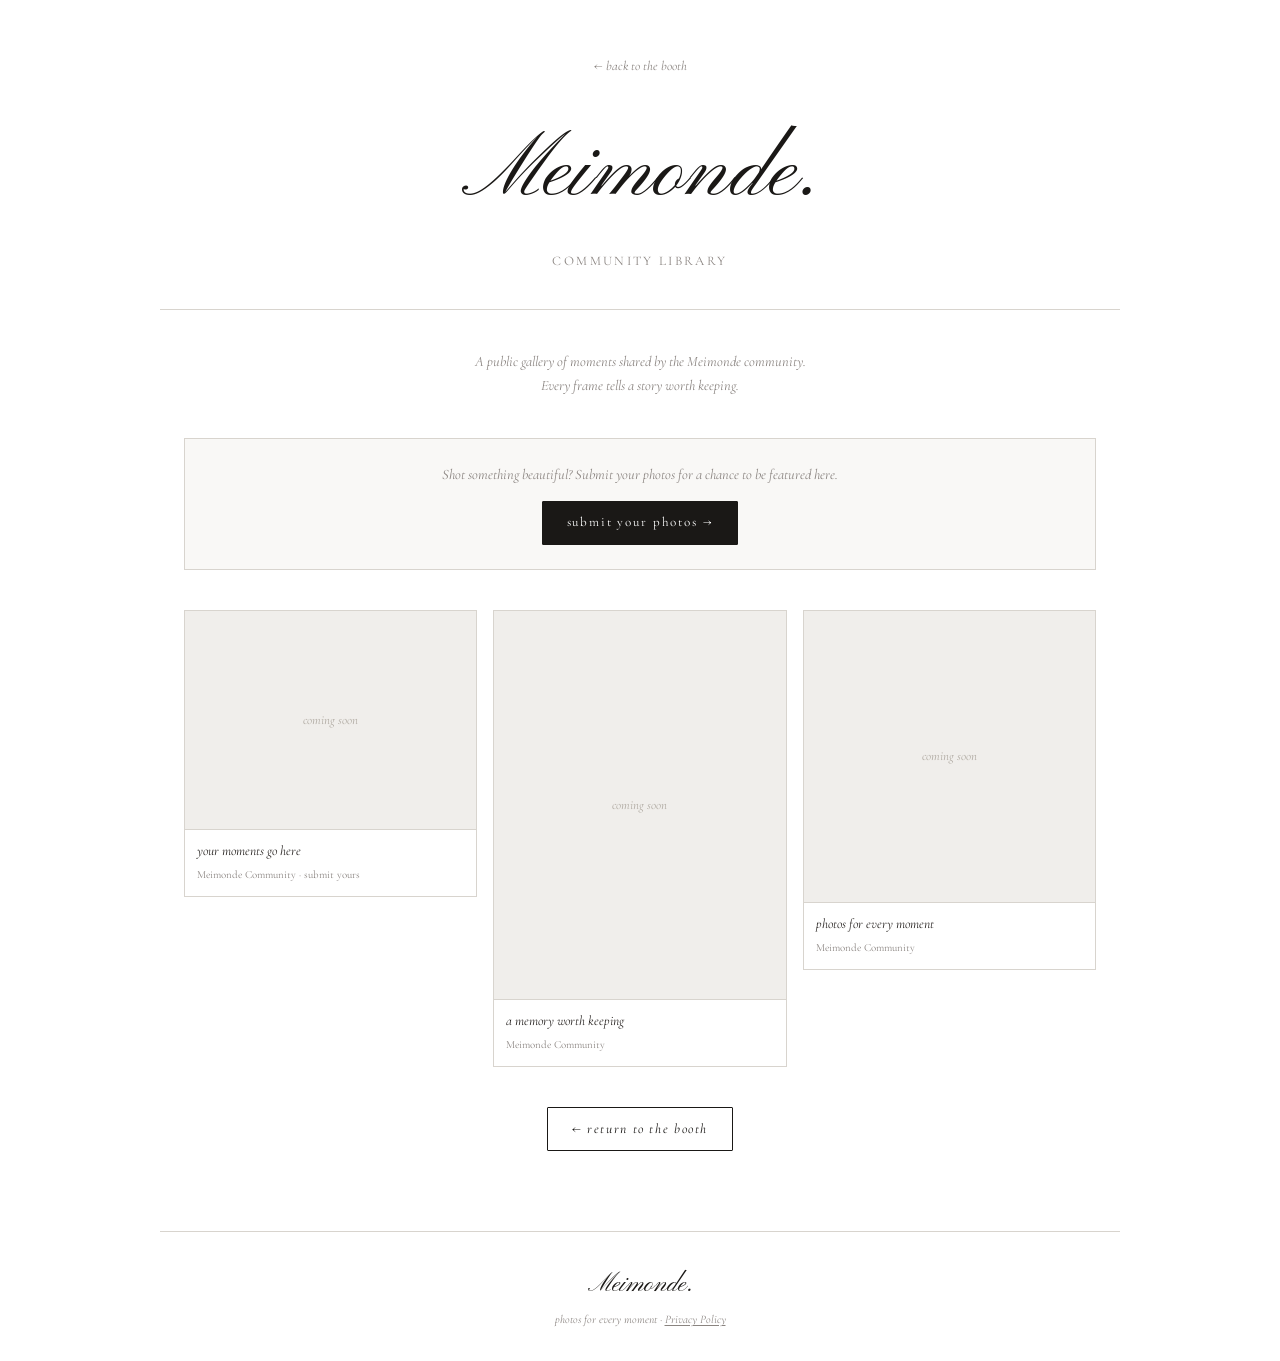
<file: library.html>
<!DOCTYPE html>
<html lang="en">
<head>
  <meta charset="UTF-8" />
  <meta name="viewport" content="width=device-width, initial-scale=1.0" />
  <title>Community Library — Meimonde</title>
  <link rel="preconnect" href="https://fonts.googleapis.com" />
  <link rel="preconnect" href="https://fonts.gstatic.com" crossorigin />
  <link href="https://fonts.googleapis.com/css2?family=Pinyon+Script&family=Cormorant+Garamond:ital,wght@0,300;0,400;0,500;1,300;1,400&display=swap" rel="stylesheet" />
  <link rel="stylesheet" href="css/styles.css" />
  <style>
    .lib-header { text-align: center; padding: 52px 24px 36px; max-width: 960px; margin: 0 auto; }
    .lib-back { font-family: var(--font-serif); font-size: 0.82rem; font-style: italic; color: var(--text-muted); text-decoration: none; display: inline-flex; align-items: center; gap: 6px; margin-bottom: 24px; transition: color 0.2s; }
    .lib-back:hover { color: var(--text-dark); }
    .lib-logo { font-family: var(--font-script); font-size: clamp(2.8rem, 8vw, 5.5rem); color: var(--text-dark); display: block; margin-bottom: 4px; animation: logoFloat 6s ease-in-out infinite; }
    @keyframes logoFloat { 0%,100%{transform:translateY(0)}50%{transform:translateY(-5px)} }
    .lib-subtitle { font-family: var(--font-serif); font-size: 0.82rem; letter-spacing: 0.18em; text-transform: uppercase; color: var(--text-muted); }
    .lib-hr { height: 1px; background: var(--border); max-width: 960px; margin: 0 auto 40px; }
    .lib-main { max-width: 960px; margin: 0 auto; padding: 0 24px 80px; }
    .lib-intro { font-family: var(--font-serif); font-size: 0.9rem; font-style: italic; color: var(--text-muted); text-align: center; margin-bottom: 40px; line-height: 1.7; }
    .lib-grid { columns: 3; column-gap: 16px; }
    @media(max-width:700px){ .lib-grid { columns: 2; } }
    @media(max-width:460px){ .lib-grid { columns: 1; } }
    .lib-card {
      break-inside: avoid;
      background: var(--white);
      border: 1px solid var(--border);
      margin-bottom: 16px;
      overflow: hidden;
      transition: transform 0.28s ease, box-shadow 0.28s ease;
      animation: cardIn 0.4s ease both;
    }
    @keyframes cardIn { from{opacity:0;transform:translateY(10px)}to{opacity:1;transform:translateY(0)} }
    .lib-card:hover { transform: translateY(-3px); box-shadow: 3px 3px 0 var(--border); }
    .lib-card img { width: 100%; display: block; }
    .lib-card-body { padding: 10px 12px 12px; border-top: 1px solid var(--border); }
    .lib-card-caption { font-family: var(--font-serif); font-size: 0.85rem; font-style: italic; color: var(--text); }
    .lib-card-meta { font-size: 0.68rem; color: var(--text-muted); margin-top: 3px; }
    .lib-empty { text-align: center; padding: 80px 24px; border: 1px dashed var(--border); }
    .lib-empty-script { font-family: var(--font-script); font-size: 2.5rem; color: var(--border); margin-bottom: 8px; }
    .lib-empty-text { font-family: var(--font-serif); font-size: 0.9rem; font-style: italic; color: var(--text-muted); }
    .lib-cta { display: flex; justify-content: center; margin-top: 40px; }
    .lib-cta a { font-family: var(--font-serif); font-size: 0.85rem; font-style: italic; letter-spacing: 0.12em; }
    /* Submission CTA banner */
    .submit-banner {
      background: var(--off-white);
      border: 1px solid var(--border);
      padding: 24px 28px;
      text-align: center;
      margin-bottom: 40px;
    }
    .submit-banner p { font-family: var(--font-serif); font-size: 0.9rem; font-style: italic; color: var(--text-muted); margin-bottom: 14px; }
    .submit-banner a { font-family: var(--font-serif); font-size: 0.82rem; }
  </style>
</head>
<body>

<div class="lib-header">
  <a href="index.html" class="lib-back">← back to the booth</a>
  <span class="lib-logo">Meimonde.</span>
  <p class="lib-subtitle">Community Library</p>
</div>

<div class="lib-hr"></div>

<div class="lib-main">

  <p class="lib-intro">
    A public gallery of moments shared by the Meimonde community.<br/>
    Every frame tells a story worth keeping.
  </p>

  <div class="submit-banner">
    <p>Shot something beautiful? Submit your photos for a chance to be featured here.</p>
    <a href="index.html#menu" class="action-btn action-btn--primary" style="display:inline-flex;text-decoration:none;">submit your photos →</a>
  </div>

  <!-- Gallery populated from curated submissions -->
  <div class="lib-grid" id="lib-grid">
    <!-- Placeholder community cards — replace with real curated content -->
    <div class="lib-card">
      <div style="aspect-ratio:4/3;background:var(--light-gray);display:flex;align-items:center;justify-content:center;">
        <span style="font-family:var(--font-serif);font-style:italic;font-size:0.8rem;color:var(--border-dark);">coming soon</span>
      </div>
      <div class="lib-card-body">
        <p class="lib-card-caption">your moments go here</p>
        <p class="lib-card-meta">Meimonde Community · submit yours</p>
      </div>
    </div>
    <div class="lib-card">
      <div style="aspect-ratio:3/4;background:var(--light-gray);display:flex;align-items:center;justify-content:center;">
        <span style="font-family:var(--font-serif);font-style:italic;font-size:0.8rem;color:var(--border-dark);">coming soon</span>
      </div>
      <div class="lib-card-body">
        <p class="lib-card-caption">a memory worth keeping</p>
        <p class="lib-card-meta">Meimonde Community</p>
      </div>
    </div>
    <div class="lib-card">
      <div style="aspect-ratio:1/1;background:var(--light-gray);display:flex;align-items:center;justify-content:center;">
        <span style="font-family:var(--font-serif);font-style:italic;font-size:0.8rem;color:var(--border-dark);">coming soon</span>
      </div>
      <div class="lib-card-body">
        <p class="lib-card-caption">photos for every moment</p>
        <p class="lib-card-meta">Meimonde Community</p>
      </div>
    </div>
  </div>

  <div class="lib-cta">
    <a href="index.html" class="action-btn action-btn--secondary">← return to the booth</a>
  </div>

</div>

<footer style="text-align:center;padding:32px 24px;border-top:1px solid var(--border);max-width:960px;margin:0 auto;">
  <p style="font-family:var(--font-script);font-size:1.6rem;color:var(--text-dark);">Meimonde.</p>
  <p style="font-family:var(--font-serif);font-size:0.72rem;font-style:italic;color:var(--text-muted);margin-top:4px;">
    photos for every moment ·
    <a href="privacy.html" style="color:var(--text-muted);text-decoration:underline;text-underline-offset:2px;">Privacy Policy</a>
  </p>
</footer>

</body>
</html>
</file>
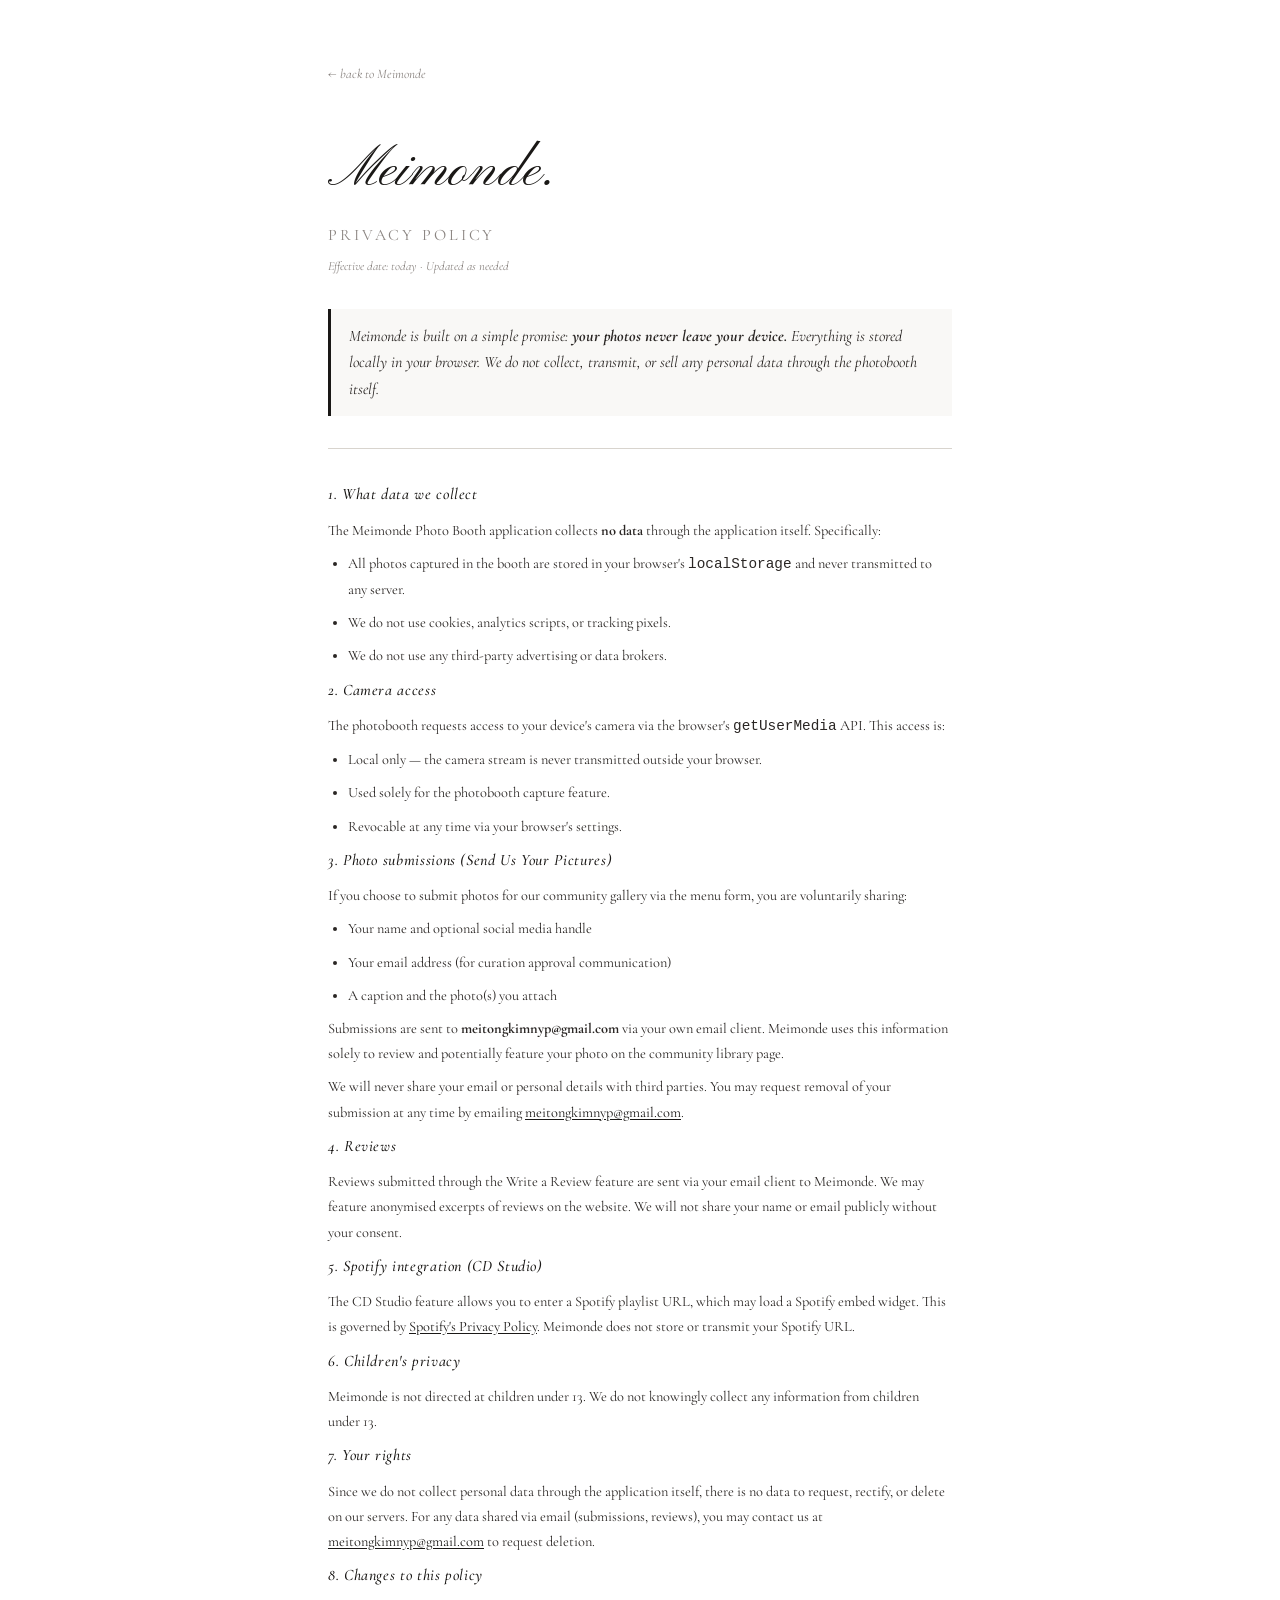
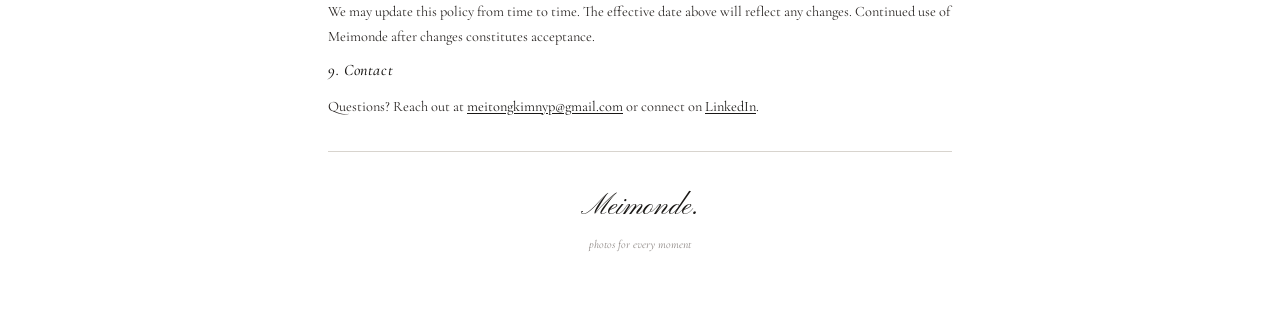
<file: privacy.html>
<!DOCTYPE html>
<html lang="en">
<head>
  <meta charset="UTF-8" />
  <meta name="viewport" content="width=device-width, initial-scale=1.0" />
  <title>Privacy Policy — Meimonde</title>
  <link rel="preconnect" href="https://fonts.googleapis.com" />
  <link rel="preconnect" href="https://fonts.gstatic.com" crossorigin />
  <link href="https://fonts.googleapis.com/css2?family=Pinyon+Script&family=Cormorant+Garamond:ital,wght@0,300;0,400;0,500;1,300;1,400&display=swap" rel="stylesheet" />
  <link rel="stylesheet" href="css/styles.css" />
  <style>
    .policy-wrap { max-width: 680px; margin: 0 auto; padding: 60px 28px 80px; }
    .policy-back { font-family: var(--font-serif); font-size: 0.82rem; font-style: italic; color: var(--text-muted); text-decoration: none; display: inline-flex; align-items: center; gap: 6px; margin-bottom: 40px; transition: color 0.2s; }
    .policy-back:hover { color: var(--text-dark); }
    .policy-logo { font-family: var(--font-script); font-size: 3.5rem; color: var(--text-dark); margin-bottom: 4px; display: block; }
    .policy-title { font-family: var(--font-serif); font-size: 1rem; letter-spacing: 0.18em; text-transform: uppercase; color: var(--text-muted); margin-bottom: 8px; }
    .policy-date  { font-family: var(--font-serif); font-size: 0.78rem; font-style: italic; color: var(--text-muted); margin-bottom: 32px; }
    .policy-hr    { height: 1px; background: var(--border); margin: 32px 0; }
    .policy-section h2 { font-family: var(--font-serif); font-size: 1rem; font-style: italic; font-weight: 500; color: var(--text-dark); margin-bottom: 10px; letter-spacing: 0.04em; }
    .policy-section p, .policy-section li { font-family: var(--font-serif); font-size: 0.9rem; color: var(--text); line-height: 1.75; margin-bottom: 8px; }
    .policy-section ul { padding-left: 20px; }
    .policy-section a { color: var(--text-dark); text-underline-offset: 2px; }
    .policy-highlight { background: var(--off-white); border-left: 3px solid var(--text-dark); padding: 14px 18px; margin: 16px 0; font-style: italic; }
  </style>
</head>
<body>
<div class="policy-wrap">

  <a href="index.html" class="policy-back">← back to Meimonde</a>

  <span class="policy-logo">Meimonde.</span>
  <p class="policy-title">Privacy Policy</p>
  <p class="policy-date">Effective date: today · Updated as needed</p>

  <div class="policy-highlight">
    Meimonde is built on a simple promise: <strong>your photos never leave your device.</strong>
    Everything is stored locally in your browser. We do not collect, transmit, or sell any personal data through the photobooth itself.
  </div>

  <div class="policy-hr"></div>

  <div class="policy-section">
    <h2>1. What data we collect</h2>
    <p>The Meimonde Photo Booth application collects <strong>no data</strong> through the application itself. Specifically:</p>
    <ul>
      <li>All photos captured in the booth are stored in your browser's <code>localStorage</code> and never transmitted to any server.</li>
      <li>We do not use cookies, analytics scripts, or tracking pixels.</li>
      <li>We do not use any third-party advertising or data brokers.</li>
    </ul>
  </div>

  <div class="policy-section">
    <h2>2. Camera access</h2>
    <p>The photobooth requests access to your device's camera via the browser's <code>getUserMedia</code> API. This access is:</p>
    <ul>
      <li>Local only — the camera stream is never transmitted outside your browser.</li>
      <li>Used solely for the photobooth capture feature.</li>
      <li>Revocable at any time via your browser's settings.</li>
    </ul>
  </div>

  <div class="policy-section">
    <h2>3. Photo submissions (Send Us Your Pictures)</h2>
    <p>If you choose to submit photos for our community gallery via the menu form, you are voluntarily sharing:</p>
    <ul>
      <li>Your name and optional social media handle</li>
      <li>Your email address (for curation approval communication)</li>
      <li>A caption and the photo(s) you attach</li>
    </ul>
    <p>Submissions are sent to <strong>meitongkimnyp@gmail.com</strong> via your own email client. Meimonde uses this information solely to review and potentially feature your photo on the community library page.</p>
    <p>We will never share your email or personal details with third parties. You may request removal of your submission at any time by emailing <a href="mailto:meitongkimnyp@gmail.com">meitongkimnyp@gmail.com</a>.</p>
  </div>

  <div class="policy-section">
    <h2>4. Reviews</h2>
    <p>Reviews submitted through the Write a Review feature are sent via your email client to Meimonde. We may feature anonymised excerpts of reviews on the website. We will not share your name or email publicly without your consent.</p>
  </div>

  <div class="policy-section">
    <h2>5. Spotify integration (CD Studio)</h2>
    <p>The CD Studio feature allows you to enter a Spotify playlist URL, which may load a Spotify embed widget. This is governed by <a href="https://www.spotify.com/legal/privacy-policy/" target="_blank" rel="noopener">Spotify's Privacy Policy</a>. Meimonde does not store or transmit your Spotify URL.</p>
  </div>

  <div class="policy-section">
    <h2>6. Children's privacy</h2>
    <p>Meimonde is not directed at children under 13. We do not knowingly collect any information from children under 13.</p>
  </div>

  <div class="policy-section">
    <h2>7. Your rights</h2>
    <p>Since we do not collect personal data through the application itself, there is no data to request, rectify, or delete on our servers. For any data shared via email (submissions, reviews), you may contact us at <a href="mailto:meitongkimnyp@gmail.com">meitongkimnyp@gmail.com</a> to request deletion.</p>
  </div>

  <div class="policy-section">
    <h2>8. Changes to this policy</h2>
    <p>We may update this policy from time to time. The effective date above will reflect any changes. Continued use of Meimonde after changes constitutes acceptance.</p>
  </div>

  <div class="policy-section">
    <h2>9. Contact</h2>
    <p>Questions? Reach out at <a href="mailto:meitongkimnyp@gmail.com">meitongkimnyp@gmail.com</a> or connect on <a href="https://www.linkedin.com/in/mei-tong-kim-505544311/" target="_blank" rel="noopener">LinkedIn</a>.</p>
  </div>

  <div class="policy-hr"></div>
  <p style="font-family:var(--font-script);font-size:1.8rem;color:var(--text-dark);text-align:center;">Meimonde.</p>
  <p style="font-family:var(--font-serif);font-size:0.72rem;font-style:italic;color:var(--text-muted);text-align:center;margin-top:4px;">photos for every moment</p>

</div>
</body>
</html>
</file>
<file: css/styles.css>
/* ============================================================
   MEIMONDE PHOTO BOOTH — styles.css
   Clean vintage digital: white bg, dark gray text, simple borders
   Typography: Moralana (store name) + Pinyon Script (logo) +
               Cormorant Garamond (body)
   ============================================================ */

/* ── MORALANA CUSTOM FONT ── */
@font-face {
  font-family: 'Moralana';
  src: url('../assets/Moralana_DEMO.otf') format('opentype');
  font-weight: normal;
  font-style: normal;
  font-display: swap;
}

/* ── DESIGN TOKENS ── */
:root {
  /* Palette */
  --white:       #ffffff;
  --off-white:   #f9f8f6;
  --light-gray:  #f0eeeb;
  --border:      #d8d4ce;
  --border-dark: #b0aaa2;
  --text-muted:  #8a8480;
  --text:        #2a2624;
  --text-dark:   #1a1816;
  --black:       #111010;

  /* Fonts */
  --font-moralana: 'Moralana', serif;
  --font-script:   'Pinyon Script', cursive;
  --font-serif:    'Cormorant Garamond', 'Georgia', serif;
  --font-light:    'Cormorant', 'Georgia', serif;

  /* Spacing */
  --max-width: 1120px;
  --gap: 24px;

  /* Transitions */
  --ease: 0.25s cubic-bezier(0.4, 0, 0.2, 1);
}

/* ── RESET ── */
*, *::before, *::after { box-sizing: border-box; margin: 0; padding: 0; }
html { font-size: 16px; scroll-behavior: smooth; }
body {
  background: var(--white);
  color: var(--text);
  font-family: var(--font-serif);
  font-weight: 400;
  line-height: 1.65;
  min-height: 100vh;
  overflow-x: hidden;
}
button { cursor: pointer; font: inherit; background: none; border: none; }
input, textarea { font: inherit; }
a { color: inherit; }

/* ══════════════════════════════════════
   HEADER
══════════════════════════════════════ */
.site-header {
  text-align: center;
  padding: 48px 24px 36px;
  max-width: var(--max-width);
  margin: 0 auto;
}

/* "meimonde store" — Moralana font */
.store-name {
  font-family: var(--font-moralana);
  font-size: clamp(0.9rem, 2vw, 1.1rem);
  letter-spacing: 0.22em;
  text-transform: uppercase;
  color: var(--text);
  margin-bottom: 14px;
}

/* Horizontal rules */
.header-hr {
  width: 100%;
  height: 1px;
  background: var(--border);
  margin: 14px 0;
}

/* "est today. for always" */
.header-est {
  font-family: var(--font-serif);
  font-size: 0.78rem;
  font-style: italic;
  letter-spacing: 0.14em;
  color: var(--text-muted);
  margin-bottom: 8px;
}

/* Main script logo "Meimonde." */
.logo-script {
  font-family: var(--font-script);
  font-size: clamp(4rem, 12vw, 8.5rem);
  font-weight: 400;
  color: var(--text-dark);
  line-height: 1;
  letter-spacing: -0.01em;
  margin: 8px 0;
}

/* "photos for every moment" */
.tagline {
  font-family: var(--font-serif);
  font-size: 0.82rem;
  letter-spacing: 0.2em;
  text-transform: uppercase;
  color: var(--text-muted);
  margin-top: 8px;
}

/* ══════════════════════════════════════
   MAIN TWO-COLUMN GRID
══════════════════════════════════════ */
.main-grid {
  max-width: var(--max-width);
  margin: 0 auto;
  padding: 32px var(--gap) 0;
  display: grid;
  grid-template-columns: 220px 1fr;
  gap: 40px;
  align-items: start;
}

/* ══════════════════════════════════════
   DECORATIVE STRIPS COLUMN
══════════════════════════════════════ */
.strips-col {
  position: relative;
  height: 560px;
  display: flex;
  align-items: center;
  justify-content: center;
}

/* Base strip style */
.deco-strip {
  position: absolute;
  width: 120px;
  background: var(--white);
  border: 1.5px solid var(--text-dark);
  box-shadow: 2px 3px 14px rgba(0,0,0,0.1);
  padding: 10px 8px;
  display: flex;
  flex-direction: column;
  gap: 5px;
}

.deco-strip--back {
  transform: rotate(-6deg) translateX(-28px) translateY(10px);
  z-index: 1;
}

.deco-strip--front {
  transform: rotate(4deg) translateX(24px) translateY(-10px);
  z-index: 2;
}

.deco-strip__header {
  display: flex;
  flex-direction: column;
  align-items: center;
  padding-bottom: 5px;
  border-bottom: 1px solid var(--border);
  margin-bottom: 4px;
}

.deco-strip__label {
  font-family: var(--font-serif);
  font-size: 0.52rem;
  letter-spacing: 0.2em;
  text-transform: uppercase;
  color: var(--text-dark);
}

.deco-strip__sub {
  font-family: var(--font-serif);
  font-size: 0.45rem;
  font-style: italic;
  color: var(--text-muted);
  letter-spacing: 0.1em;
}

.deco-strip__slot {
  width: 100%;
  aspect-ratio: 4/3;
  background: var(--light-gray);
  border: 1px solid var(--border);
}

.deco-strip__footer {
  display: flex;
  justify-content: center;
  padding-top: 5px;
  border-top: 1px solid var(--border);
  margin-top: 2px;
  font-family: var(--font-serif);
  font-size: 0.42rem;
  font-style: italic;
  color: var(--text-muted);
  text-align: center;
}

.deco-script {
  font-family: var(--font-script);
  font-size: 0.65rem;
  color: var(--text);
  line-height: 1;
}

/* ══════════════════════════════════════
   BOOTH PANEL
══════════════════════════════════════ */
.booth-panel {
  display: flex;
  flex-direction: column;
  gap: 16px;
}

/* ── Icon bar ── */
.icon-bar {
  display: flex;
  justify-content: flex-end;
  gap: 6px;
}

.icon-btn {
  width: 38px;
  height: 38px;
  border: 1px solid var(--border);
  background: var(--white);
  display: flex;
  align-items: center;
  justify-content: center;
  color: var(--text);
  transition: all var(--ease);
  border-radius: 2px;
}

.icon-btn svg {
  width: 22px;
  height: 22px;
}

.icon-btn:hover {
  background: var(--text-dark);
  border-color: var(--text-dark);
  color: var(--white);
}

.icon-btn.active {
  background: var(--text-dark);
  border-color: var(--text-dark);
  color: var(--white);
}

/* ── Viewport row ── */
.viewport-row {
  display: flex;
  gap: 12px;
  align-items: flex-start;
}

/* Camera viewport frame */
.viewport-frame {
  flex: 1;
  position: relative;
  aspect-ratio: 4/3;
  background: var(--text-dark);
  border: 1.5px solid var(--text-dark);
  box-shadow: 3px 3px 0px var(--border-dark);
}

/* L-bracket corner markers */
.bracket {
  position: absolute;
  z-index: 5;
  width: 18px;
  height: 18px;
  pointer-events: none;
}

.bracket--tl {
  top: 8px;
  left: 8px;
  border-top: 2px solid rgba(255,255,255,0.7);
  border-left: 2px solid rgba(255,255,255,0.7);
}

.bracket--br {
  bottom: 8px;
  right: 8px;
  border-bottom: 2px solid rgba(255,255,255,0.7);
  border-right: 2px solid rgba(255,255,255,0.7);
}

.frame-inner {
  position: relative;
  width: 100%;
  height: 100%;
  overflow: hidden;
}

#video {
  width: 100%;
  height: 100%;
  object-fit: cover;
  display: block;
  transform: scaleX(-1);
}

/* Countdown overlay */
.countdown-overlay {
  position: absolute;
  inset: 0;
  display: flex;
  align-items: center;
  justify-content: center;
  background: rgba(26,24,22,0.45);
  opacity: 0;
  pointer-events: none;
  transition: opacity 0.2s ease;
  z-index: 10;
}

.countdown-overlay.active { opacity: 1; pointer-events: all; }

.countdown-number {
  font-family: var(--font-script);
  font-size: 9rem;
  color: var(--white);
  line-height: 1;
  animation: countPop 1s ease-out forwards;
}

@keyframes countPop {
  0%   { transform: scale(1.3); opacity: 0; }
  20%  { transform: scale(1.0); opacity: 1; }
  85%  { transform: scale(1.0); opacity: 1; }
  100% { transform: scale(0.92); opacity: 0.7; }
}

/* Flash */
.flash-overlay {
  position: absolute;
  inset: 0;
  background: #fff;
  opacity: 0;
  pointer-events: none;
  z-index: 15;
  transition: opacity 0.07s ease;
}

.flash-overlay.flashing { opacity: 1; transition: none; }

/* Camera error */
.camera-error {
  position: absolute;
  inset: 0;
  background: var(--light-gray);
  display: flex;
  flex-direction: column;
  align-items: center;
  justify-content: center;
  padding: 28px;
  text-align: center;
  z-index: 20;
}

.error-icon { font-size: 2.5rem; margin-bottom: 12px; color: var(--text-muted); }
.error-title { font-family: var(--font-serif); font-size: 1.1rem; font-style: italic; color: var(--text-dark); margin-bottom: 6px; }
.error-message { font-size: 0.82rem; color: var(--text-muted); line-height: 1.55; }

/* ── Preview column ── */
.preview-col {
  display: flex;
  flex-direction: column;
  gap: 6px;
  align-items: center;
  padding-top: 2px;
}

.preview-label {
  font-family: var(--font-serif);
  font-size: 0.68rem;
  font-style: italic;
  color: var(--text-muted);
  letter-spacing: 0.1em;
}

.preview-slots {
  display: flex;
  flex-direction: column;
  gap: 5px;
}

.strip-slot {
  width: 68px;
  height: 52px;
  border: 1px solid var(--border);
  background: var(--off-white);
  display: flex;
  align-items: center;
  justify-content: center;
  overflow: hidden;
  transition: border-color var(--ease);
  position: relative;
}

.strip-slot span {
  font-family: var(--font-serif);
  font-size: 0.7rem;
  color: var(--border-dark);
  font-style: italic;
}

.strip-slot img {
  width: 100%;
  height: 100%;
  object-fit: cover;
  display: block;
}

.strip-slot.filled { border-color: var(--text-dark); }
.strip-slot.filled span { display: none; }

/* ── Control panel ── */
.controls-panel {
  display: flex;
  flex-direction: column;
  gap: 12px;
  padding: 16px;
  border: 1px solid var(--border);
  background: var(--off-white);
}

.control-row {
  display: flex;
  align-items: center;
  gap: 14px;
  flex-wrap: wrap;
}

.control-label {
  font-family: var(--font-serif);
  font-size: 0.72rem;
  font-style: italic;
  color: var(--text-muted);
  letter-spacing: 0.1em;
  min-width: 60px;
}

/* Filter swatches */
.filter-swatches { display: flex; gap: 6px; flex-wrap: wrap; }

.filter-swatch-btn {
  display: flex;
  flex-direction: column;
  align-items: center;
  gap: 4px;
  padding: 6px 8px;
  border: 1px solid var(--border);
  background: var(--white);
  color: var(--text-muted);
  font-size: 0.62rem;
  letter-spacing: 0.08em;
  font-style: italic;
  font-family: var(--font-serif);
  transition: all var(--ease);
  border-radius: 1px;
}

.filter-swatch-btn:hover { border-color: var(--text); color: var(--text); }
.filter-swatch-btn.active { border-color: var(--text-dark); background: var(--white); color: var(--text-dark); box-shadow: 1px 1px 0 var(--border-dark); }

.swatch {
  display: block;
  width: 26px;
  height: 16px;
  border: 1px solid var(--border);
}

.swatch--none   { background: linear-gradient(135deg, #e8ddd0, #f5ede3); }
.swatch--bw     { background: linear-gradient(135deg, #222, #aaa); }
.swatch--warm   { background: linear-gradient(135deg, #c47d3a, #e8b86a); }
.swatch--fade   { background: linear-gradient(135deg, #b0a898, #d4c8bc); }
.swatch--dreamy { background: linear-gradient(135deg, #c9a8d4, #f0d4e8); }

.swatch-name { font-size: 0.58rem; }

/* Timer options */
.timer-options { display: flex; gap: 6px; }

.timer-btn {
  padding: 5px 12px;
  border: 1px solid var(--border);
  background: var(--white);
  font-family: var(--font-serif);
  font-size: 0.72rem;
  letter-spacing: 0.08em;
  color: var(--text-muted);
  transition: all var(--ease);
  border-radius: 1px;
}

.timer-btn:hover { border-color: var(--text); color: var(--text); }
.timer-btn.active { border-color: var(--text-dark); background: var(--text-dark); color: var(--white); }

/* Strip add button */
.strip-add-btn {
  width: 36px;
  height: 36px;
  border: 1.5px dashed var(--border-dark);
  background: var(--white);
  display: flex;
  align-items: center;
  justify-content: center;
  font-size: 1.3rem;
  color: var(--text-muted);
  line-height: 1;
  transition: all var(--ease);
}

.strip-add-btn:hover { border-color: var(--text-dark); color: var(--text-dark); }

/* Status message */
.status-msg {
  font-family: var(--font-serif);
  font-size: 0.8rem;
  font-style: italic;
  color: var(--text-muted);
  min-height: 1.2em;
  text-align: center;
}

/* ── Action buttons ── */
.action-btns { display: flex; gap: 8px; flex-wrap: wrap; }

.action-btn {
  display: inline-flex;
  align-items: center;
  gap: 7px;
  padding: 10px 24px;
  font-family: var(--font-serif);
  font-size: 0.82rem;
  letter-spacing: 0.14em;
  text-transform: lowercase;
  border-radius: 1px;
  transition: all var(--ease);
  text-decoration: none;
  white-space: nowrap;
}

.action-btn--primary {
  background: var(--text-dark);
  color: var(--white);
  border: 1.5px solid var(--text-dark);
}

.action-btn--primary:hover {
  background: var(--black);
  border-color: var(--black);
  transform: translateY(-1px);
  box-shadow: 2px 3px 0 var(--border-dark);
}

.action-btn--secondary {
  background: var(--white);
  color: var(--text-dark);
  border: 1.5px solid var(--text-dark);
}

.action-btn--secondary:hover {
  background: var(--text-dark);
  color: var(--white);
}

.action-btn--ghost {
  background: transparent;
  color: var(--text-muted);
  border: 1px solid var(--border);
}

.action-btn--ghost:hover {
  border-color: var(--text);
  color: var(--text);
}

.action-btn:disabled {
  opacity: 0.4;
  cursor: not-allowed;
  transform: none !important;
  box-shadow: none !important;
}

/* ══════════════════════════════════════
   FOOTER
══════════════════════════════════════ */
.site-footer {
  max-width: var(--max-width);
  margin: 48px auto 0;
  padding: 0 var(--gap) 60px;
}

.footer-hr {
  height: 1px;
  background: var(--text-dark);
  margin-bottom: 28px;
}

.memories-header {
  display: flex;
  align-items: baseline;
  justify-content: space-between;
  margin-bottom: 20px;
  gap: 12px;
  flex-wrap: wrap;
}

.memories-label {
  font-family: var(--font-serif);
  font-size: clamp(1.4rem, 4vw, 2.2rem);
  font-style: italic;
  font-weight: 300;
  color: var(--text-dark);
  letter-spacing: 0.04em;
}

.memories-actions { display: flex; align-items: center; gap: 14px; }

.gallery-count {
  font-family: var(--font-serif);
  font-size: 0.8rem;
  font-style: italic;
  color: var(--text-muted);
}

.text-btn {
  font-family: var(--font-serif);
  font-size: 0.78rem;
  font-style: italic;
  color: var(--text-muted);
  text-decoration: underline;
  text-underline-offset: 3px;
  background: none;
  border: none;
  cursor: pointer;
  transition: color var(--ease);
}

.text-btn:hover { color: var(--text-dark); }

/* Gallery grid */
.gallery-grid {
  display: grid;
  grid-template-columns: repeat(auto-fill, minmax(200px, 1fr));
  gap: 16px;
  margin-bottom: 40px;
}

/* Empty state */
.gallery-empty {
  grid-column: 1 / -1;
  text-align: center;
  padding: 56px 24px;
  border: 1px dashed var(--border);
}

.gallery-empty__script {
  font-family: var(--font-script);
  font-size: 2rem;
  color: var(--border);
  margin-bottom: 6px;
}

.gallery-empty__text {
  font-size: 0.85rem;
  font-style: italic;
  color: var(--text-muted);
}

/* Gallery card */
.gallery-card {
  background: var(--white);
  border: 1px solid var(--border);
  overflow: hidden;
  transition: all var(--ease);
  animation: cardIn 0.4s ease both;
}

@keyframes cardIn {
  from { opacity: 0; transform: translateY(8px); }
  to   { opacity: 1; transform: translateY(0); }
}

.gallery-card:hover {
  border-color: var(--text);
  box-shadow: 3px 3px 0 var(--border);
}

.gallery-card__img-wrap {
  position: relative;
  aspect-ratio: 4/3;
  overflow: hidden;
  background: var(--light-gray);
}

.gallery-card__img-wrap img {
  width: 100%;
  height: 100%;
  object-fit: cover;
  display: block;
  transform: scaleX(-1);
  transition: transform 0.5s ease;
}

.gallery-card:hover .gallery-card__img-wrap img { transform: scaleX(-1) scale(1.03); }

.gallery-card__actions {
  position: absolute;
  inset: 0;
  background: rgba(26,24,22,0.5);
  display: flex;
  align-items: center;
  justify-content: center;
  gap: 8px;
  opacity: 0;
  transition: opacity var(--ease);
}

.gallery-card:hover .gallery-card__actions { opacity: 1; }

.gallery-card__action-btn {
  padding: 6px 14px;
  background: var(--white);
  color: var(--text-dark);
  border: none;
  font-family: var(--font-serif);
  font-size: 0.72rem;
  letter-spacing: 0.08em;
  cursor: pointer;
  transition: all var(--ease);
}

.gallery-card__action-btn:hover { background: var(--text-dark); color: var(--white); }

.gallery-card__body {
  padding: 10px 12px 12px;
  border-top: 1px solid var(--border);
}

.gallery-card__caption {
  font-family: var(--font-serif);
  font-size: 0.82rem;
  font-style: italic;
  color: var(--text);
  line-height: 1.4;
  min-height: 1.1em;
}

.gallery-card__meta {
  font-size: 0.68rem;
  color: var(--text-muted);
  margin-top: 3px;
  letter-spacing: 0.04em;
}

/* Footer rects */
.footer-rects {
  display: grid;
  grid-template-columns: 1fr 1fr;
  gap: 16px;
  margin-bottom: 32px;
}

.footer-rect {
  height: 120px;
  border: 1px solid var(--border);
  background: var(--off-white);
  display: flex;
  align-items: center;
  justify-content: center;
}

.footer-rect span {
  font-family: var(--font-serif);
  font-size: 0.72rem;
  font-style: italic;
  color: var(--border-dark);
  letter-spacing: 0.1em;
}

.footer-credit {
  font-family: var(--font-serif);
  font-size: 0.78rem;
  font-style: italic;
  color: var(--text-muted);
  text-align: center;
}

.footer-script {
  font-family: var(--font-script);
  font-size: 1.1rem;
  color: var(--text-dark);
}

/* ══════════════════════════════════════
   MODALS
══════════════════════════════════════ */
.modal-backdrop {
  position: fixed;
  inset: 0;
  background: rgba(26,24,22,0.6);
  backdrop-filter: blur(4px);
  z-index: 200;
  display: flex;
  align-items: center;
  justify-content: center;
  padding: 20px;
  animation: fadeIn 0.25s ease;
}

@keyframes fadeIn { from { opacity: 0; } to { opacity: 1; } }

.modal-card {
  background: var(--white);
  border: 1px solid var(--border);
  max-width: 480px;
  width: 100%;
  position: relative;
  animation: slideUp 0.3s cubic-bezier(0.4, 0, 0.2, 1);
}

@keyframes slideUp {
  from { transform: translateY(20px); opacity: 0; }
  to   { transform: translateY(0); opacity: 1; }
}

.modal-close {
  position: absolute;
  top: 12px;
  right: 14px;
  font-size: 0.9rem;
  color: var(--text-muted);
  border: none;
  background: none;
  cursor: pointer;
  z-index: 5;
  transition: color var(--ease);
  line-height: 1;
  padding: 4px;
}

.modal-close:hover { color: var(--text-dark); }

.modal-preview {
  width: 100%;
  height: 220px;
  overflow: hidden;
  background: var(--text-dark);
}

.modal-preview img { width: 100%; height: 100%; object-fit: cover; display: block; transform: scaleX(-1); }

.modal-strip-wrap {
  display: flex;
  justify-content: center;
  padding: 20px 20px 0;
  background: var(--off-white);
  border-bottom: 1px solid var(--border);
}

.modal-strip-wrap img { max-height: 340px; width: auto; display: block; }

.modal-body { padding: 22px 26px 26px; }

.modal-eyebrow {
  font-size: 0.72rem;
  font-style: italic;
  letter-spacing: 0.12em;
  color: var(--text-muted);
  margin-bottom: 4px;
}

.modal-title {
  font-family: var(--font-serif);
  font-size: 1.4rem;
  font-style: italic;
  font-weight: 400;
  color: var(--text-dark);
  margin-bottom: 18px;
  line-height: 1.25;
}

.caption-input, .review-textarea {
  width: 100%;
  padding: 10px 14px;
  font-family: var(--font-serif);
  font-size: 0.92rem;
  font-style: italic;
  color: var(--text-dark);
  background: var(--off-white);
  border: 1px solid var(--border);
  outline: none;
  transition: border-color var(--ease);
  margin-bottom: 16px;
  border-radius: 0;
  resize: vertical;
}

.caption-input::placeholder, .review-textarea::placeholder { color: var(--border-dark); }
.caption-input:focus, .review-textarea:focus { border-color: var(--text-dark); }

.modal-actions { display: flex; gap: 8px; flex-wrap: wrap; }

/* ── CD Studio modal ── */
.modal-card--cd { max-width: 600px; }

.cd-designer {
  display: flex;
  gap: 24px;
  align-items: flex-start;
  flex-wrap: wrap;
}

.cd-preview-wrap {
  flex-shrink: 0;
  display: flex;
  align-items: center;
  justify-content: center;
  width: 160px;
}

.cd-disc {
  width: 150px;
  height: 150px;
  border-radius: 50%;
  background: linear-gradient(135deg, #e8e4df, #f5f2ed, #ddd9d2);
  position: relative;
  display: flex;
  align-items: center;
  justify-content: center;
  box-shadow: 0 4px 20px rgba(0,0,0,0.15), inset 0 1px 3px rgba(255,255,255,0.6);
  overflow: hidden;
}

.cd-ring {
  position: absolute;
  border-radius: 50%;
  border: 1px solid rgba(0,0,0,0.08);
}

.cd-ring--1 { width: 130px; height: 130px; }
.cd-ring--2 { width: 90px; height: 90px; }

.cd-label-area {
  position: relative;
  z-index: 2;
  text-align: center;
  width: 72px;
}

.cd-label-title {
  font-family: var(--font-script);
  font-size: 0.8rem;
  color: var(--text-dark);
  line-height: 1.1;
  word-break: break-word;
}

.cd-label-sub {
  font-family: var(--font-serif);
  font-size: 0.5rem;
  font-style: italic;
  color: var(--text-muted);
  margin-top: 3px;
  word-break: break-word;
}

.cd-hole {
  position: absolute;
  width: 20px;
  height: 20px;
  border-radius: 50%;
  background: var(--white);
  border: 1px solid rgba(0,0,0,0.1);
  z-index: 3;
}

.cd-controls { flex: 1; min-width: 200px; display: flex; flex-direction: column; gap: 8px; }

.cd-field-label {
  font-size: 0.68rem;
  letter-spacing: 0.12em;
  text-transform: uppercase;
  color: var(--text-muted);
  margin-top: 4px;
}

.cd-input {
  width: 100%;
  padding: 8px 12px;
  border: 1px solid var(--border);
  background: var(--off-white);
  font-family: var(--font-serif);
  font-style: italic;
  font-size: 0.88rem;
  color: var(--text-dark);
  outline: none;
  transition: border-color var(--ease);
}

.cd-input:focus { border-color: var(--text-dark); }

.cd-font-btns { display: flex; gap: 6px; }

.cd-font-btn {
  padding: 5px 12px;
  border: 1px solid var(--border);
  background: var(--white);
  font-size: 0.75rem;
  color: var(--text-muted);
  transition: all var(--ease);
}

.cd-font-btn:hover { border-color: var(--text); color: var(--text); }
.cd-font-btn.active { border-color: var(--text-dark); background: var(--text-dark); color: var(--white); }

.cd-covers { display: flex; gap: 8px; margin-top: 4px; }

.cd-cover-opt {
  width: 28px;
  height: 28px;
  border: 1.5px solid var(--border);
  cursor: pointer;
  transition: all var(--ease);
  border-radius: 50%;
}

.cd-cover-opt:hover, .cd-cover-opt.active { border-color: var(--text-dark); transform: scale(1.15); }
.cd-burn-btn { margin-top: 14px; align-self: flex-start; }

/* ── Phone booth modal ── */
.phone-layout { display: flex; gap: 20px; align-items: flex-start; flex-wrap: wrap; }

.phone-strip-preview {
  width: 90px;
  background: var(--white);
  border: 1.5px solid var(--text-dark);
  padding: 8px 6px;
  display: flex;
  flex-direction: column;
  gap: 4px;
}

.phone-strip-label, .phone-footer-label {
  font-family: var(--font-serif);
  font-size: 0.45rem;
  letter-spacing: 0.15em;
  text-transform: uppercase;
  text-align: center;
  color: var(--text-dark);
  padding: 3px 0;
  border-bottom: 0.5px solid var(--border);
}

.phone-footer-label { border-bottom: none; border-top: 0.5px solid var(--border); font-style: italic; }
.phone-footer-label em { font-family: var(--font-script); font-size: 0.65rem; font-style: normal; }

.phone-slot {
  width: 100%;
  height: 52px;
  background: var(--light-gray);
  border: 1px solid var(--border);
}

.phone-dial-area { flex: 1; display: flex; flex-direction: column; gap: 12px; }
.phone-hint { font-size: 0.82rem; font-style: italic; color: var(--text-muted); }

.phone-number {
  font-family: var(--font-moralana);
  font-size: 1.2rem;
  letter-spacing: 0.15em;
  color: var(--text-dark);
  padding: 10px 16px;
  border: 1px solid var(--border);
  background: var(--off-white);
  text-align: center;
}

/* ── Café modal ── */
.cafe-options { display: flex; gap: 16px; margin-bottom: 20px; flex-wrap: wrap; }

.cafe-opt {
  border: 1.5px solid var(--border);
  background: var(--white);
  padding: 14px 16px;
  display: flex;
  flex-direction: column;
  align-items: center;
  gap: 8px;
  cursor: pointer;
  transition: all var(--ease);
  min-width: 110px;
}

.cafe-opt:hover { border-color: var(--text); }
.cafe-opt.active { border-color: var(--text-dark); box-shadow: 2px 2px 0 var(--border-dark); }
.cafe-icon { width: 52px; height: 60px; }
.cafe-icon svg { width: 100%; height: 100%; }
.cafe-opt span { font-family: var(--font-serif); font-size: 0.75rem; font-style: italic; color: var(--text-muted); }

/* ── Menu modal ── */
.modal-card--menu { max-width: 380px; }

.menu-logo {
  font-family: var(--font-script);
  font-size: 2.4rem;
  color: var(--text-dark);
  text-align: center;
  margin-bottom: 20px;
  line-height: 1;
}

.menu-nav { display: flex; flex-direction: column; gap: 1px; border: 1px solid var(--border); margin-bottom: 16px; }

.menu-item {
  padding: 14px 18px;
  font-family: var(--font-serif);
  font-size: 0.9rem;
  font-style: italic;
  color: var(--text);
  text-align: left;
  border-bottom: 1px solid var(--border);
  background: var(--white);
  transition: all var(--ease);
  letter-spacing: 0.02em;
}

.menu-item:last-child { border-bottom: none; }
.menu-item:hover { background: var(--off-white); color: var(--text-dark); padding-left: 24px; }
.menu-item.active { background: var(--text-dark); color: var(--white); }

.menu-panel {
  padding: 14px;
  background: var(--off-white);
  border: 1px solid var(--border);
  font-family: var(--font-serif);
  font-size: 0.85rem;
  font-style: italic;
  color: var(--text-muted);
  line-height: 1.6;
  animation: fadeIn 0.2s ease;
}

/* ── CD Burn animation overlay ── */
.burn-overlay {
  position: fixed;
  inset: 0;
  background: rgba(26,24,22,0.85);
  z-index: 300;
  display: flex;
  flex-direction: column;
  align-items: center;
  justify-content: center;
  gap: 24px;
}

.burn-disc-anim {
  width: 160px;
  height: 160px;
  position: relative;
  display: flex;
  align-items: center;
  justify-content: center;
  animation: burnSpin 1.8s linear infinite;
}

@keyframes burnSpin { from { transform: rotate(0deg); } to { transform: rotate(360deg); } }

.burn-outer, .burn-inner {
  position: absolute;
  border-radius: 50%;
}

.burn-outer {
  width: 160px;
  height: 160px;
  border: 2px solid rgba(255,255,255,0.25);
  background: linear-gradient(135deg, rgba(255,255,255,0.1), rgba(255,255,255,0.05));
}

.burn-inner {
  width: 80px;
  height: 80px;
  border: 1.5px solid rgba(255,255,255,0.15);
}

.burn-hole {
  position: absolute;
  width: 22px;
  height: 22px;
  border-radius: 50%;
  background: var(--text-dark);
  border: 1px solid rgba(255,255,255,0.2);
}

.burn-label {
  font-family: var(--font-serif);
  font-size: 0.85rem;
  font-style: italic;
  letter-spacing: 0.2em;
  color: rgba(255,255,255,0.6);
  animation: burnSpin 0s; /* no spin for text */
}

/* ══════════════════════════════════════
   RESPONSIVE
══════════════════════════════════════ */
@media (max-width: 800px) {
  .main-grid {
    grid-template-columns: 1fr;
    gap: 28px;
  }

  .strips-col {
    height: auto;
    flex-direction: row;
    justify-content: center;
    gap: 12px;
    padding: 32px 0 16px;
  }

  .deco-strip--back, .deco-strip--front {
    position: relative;
    transform: none;
  }

  .deco-strip--back { transform: rotate(-4deg); }
  .deco-strip--front { transform: rotate(3deg); }
}

@media (max-width: 540px) {
  .viewport-row { flex-direction: column; }
  .preview-col { flex-direction: row; align-items: center; }
  .preview-slots { flex-direction: row; }
  .strip-slot { width: 56px; height: 44px; }
  .footer-rects { grid-template-columns: 1fr; }
  .gallery-grid { grid-template-columns: repeat(auto-fill, minmax(150px, 1fr)); }
  .controls-panel { padding: 12px; }
}

/* ── Focus ── */
:focus-visible { outline: 2px solid var(--text-dark); outline-offset: 2px; }

/* ── Scrollbar ── */
::-webkit-scrollbar { width: 5px; }
::-webkit-scrollbar-track { background: var(--white); }
::-webkit-scrollbar-thumb { background: var(--border); }
::-webkit-scrollbar-thumb:hover { background: var(--border-dark); }

/* ══════════════════════════════════════════
   ANIMATIONS & MICRO-INTERACTIONS
══════════════════════════════════════════ */

/* Modal entrance */
@keyframes modalFadeIn  { from { opacity: 0; } to { opacity: 1; } }
@keyframes modalSlideUp { from { opacity: 0; transform: translateY(28px) scale(0.97); } to { opacity: 1; transform: translateY(0) scale(1); } }
@keyframes modalSlideDown { from { opacity: 1; transform: translateY(0); } to { opacity: 0; transform: translateY(18px); } }

.modal-backdrop { animation: modalFadeIn 0.25s ease; }
.modal-card     { animation: modalSlideUp 0.32s cubic-bezier(0.22, 1, 0.36, 1); }
.modal-animate  { animation: modalSlideUp 0.32s cubic-bezier(0.22, 1, 0.36, 1) !important; }

/* Logo idle float */
.logo-script { animation: logoFloat 6s ease-in-out infinite; }
@keyframes logoFloat {
  0%, 100% { transform: translateY(0); }
  50%       { transform: translateY(-5px); }
}

/* Decorative strips gentle sway */
.deco-strip--back  { animation: swayBack  9s ease-in-out infinite; }
.deco-strip--front { animation: swayFront 11s ease-in-out infinite; }
@keyframes swayBack  {
  0%, 100% { transform: rotate(-6deg) translateX(-28px) translateY(10px); }
  50%       { transform: rotate(-8deg) translateX(-32px) translateY(14px); }
}
@keyframes swayFront {
  0%, 100% { transform: rotate(4deg) translateX(24px) translateY(-10px); }
  50%       { transform: rotate(6deg) translateX(28px) translateY(-14px); }
}

/* Camera frame idle pulse glow */
.viewport-frame::after {
  content: '';
  position: absolute;
  inset: -4px;
  border: 1px solid transparent;
  pointer-events: none;
  z-index: 20;
  animation: frameGlow 4s ease-in-out infinite;
}
@keyframes frameGlow {
  0%, 100% { border-color: transparent; }
  50%       { border-color: rgba(42,38,36,0.12); box-shadow: 0 0 18px rgba(42,38,36,0.06); }
}

/* Icon button hover spin/pulse */
.icon-btn svg { transition: transform 0.35s cubic-bezier(0.4,0,0.2,1); }
.icon-btn:hover svg { transform: scale(1.15) rotate(-4deg); }
.icon-btn.active svg { transform: scale(1.1); }

/* Button press ripple feedback */
.action-btn { position: relative; overflow: hidden; }
.action-btn::before {
  content: '';
  position: absolute;
  inset: 0;
  background: rgba(255,255,255,0.18);
  transform: scale(0);
  border-radius: 50%;
  opacity: 0;
  transition: transform 0.4s ease, opacity 0.4s ease;
}
.action-btn:active::before { transform: scale(2.5); opacity: 1; transition: none; }

/* Filter swatch hover lift */
.filter-swatch-btn { transform: translateY(0); }
.filter-swatch-btn:hover { transform: translateY(-2px); box-shadow: 0 4px 10px rgba(0,0,0,0.1); }
.filter-swatch-btn.active { transform: translateY(-1px); }

/* Strip slot fill animation */
.strip-slot.filled { animation: slotPop 0.4s cubic-bezier(0.22,1,0.36,1); }
@keyframes slotPop { from { transform: scale(0.85); opacity: 0.5; } to { transform: scale(1); opacity: 1; } }

/* Timer button active glow */
.timer-btn.active { box-shadow: inset 0 0 0 1px rgba(255,255,255,0.15), 0 2px 8px rgba(26,24,22,0.2); }

/* Gallery card hover */
.gallery-card { transition: transform 0.28s ease, border-color 0.28s ease, box-shadow 0.28s ease; }

/* ══════════════════════════════════════════
   BOOTH MODE FRAME STYLES
   Applied to #vintage-frame via JS class toggle
══════════════════════════════════════════ */

/* CD mode: iridescent shimmer border */
.booth-mode--cd {
  border-color: #7a7080 !important;
  box-shadow: 0 0 0 3px rgba(180,160,220,0.18), 3px 3px 0 #7a7080,
              inset 0 0 60px rgba(150,120,200,0.08) !important;
  transition: all 0.5s ease !important;
}
.booth-mode--cd .bracket--tl,
.booth-mode--cd .bracket--br {
  border-color: rgba(180,160,220,0.8) !important;
}

/* Phone booth: classic red */
.booth-mode--phone {
  border-color: #8a2020 !important;
  box-shadow: 0 0 0 3px rgba(138,32,32,0.12), 3px 3px 0 #8a2020 !important;
  transition: all 0.5s ease !important;
}
.booth-mode--phone .bracket--tl,
.booth-mode--phone .bracket--br {
  border-color: rgba(255,180,180,0.8) !important;
}

/* Café matcha: soft green */
.booth-mode--cafe {
  border-color: #5a7a5a !important;
  box-shadow: 0 0 0 3px rgba(90,122,90,0.12), 3px 3px 0 #5a7a5a !important;
  transition: all 0.5s ease !important;
}

/* Mode badge */
.mode-badge-wrap { min-height: 22px; margin-bottom: 2px; }
.mode-badge {
  display: inline-block;
  font-family: var(--font-serif);
  font-size: 0.7rem;
  font-style: italic;
  letter-spacing: 0.12em;
  color: var(--text-muted);
  opacity: 0;
  transition: opacity 0.4s ease;
  padding: 2px 8px;
  border: 1px solid var(--border);
  background: var(--off-white);
}

/* ══════════════════════════════════════════
   CD STUDIO STYLES
══════════════════════════════════════════ */

.modal-card--tall { max-width: 680px; max-height: 92vh; overflow-y: auto; }

.cd-color-grid {
  display: flex;
  flex-wrap: wrap;
  gap: 7px;
  margin-top: 6px;
}

.cd-color-swatch {
  width: 28px;
  height: 28px;
  border-radius: 50%;
  border: 2px solid var(--border);
  cursor: pointer;
  transition: transform 0.2s ease, border-color 0.2s ease;
  position: relative;
}

.cd-color-swatch:hover { transform: scale(1.18); }
.cd-color-swatch.active {
  border-color: var(--text-dark);
  transform: scale(1.22);
  box-shadow: 0 2px 8px rgba(0,0,0,0.2);
}

.spotify-preview { margin-top: 8px; min-height: 20px; }

.spotify-badge {
  font-family: var(--font-serif);
  font-size: 0.75rem;
  color: #1db954;
  background: rgba(29,185,84,0.08);
  border: 1px solid rgba(29,185,84,0.3);
  padding: 4px 10px;
  display: inline-block;
}

.spotify-embed {
  width: 100%;
  height: 80px;
  border: none;
  border-radius: 4px;
  margin-top: 8px;
}

.cd-tracklist { display: flex; flex-direction: column; gap: 6px; margin-top: 6px; }

.track-row {
  display: flex;
  gap: 6px;
  align-items: center;
  animation: slotPop 0.3s ease;
}

.track-row .cd-input { flex: 1; padding: 7px 10px; font-size: 0.8rem; }

.track-remove {
  flex-shrink: 0;
  width: 24px;
  height: 24px;
  border: 1px solid var(--border);
  background: var(--white);
  font-size: 0.7rem;
  color: var(--text-muted);
  display: flex;
  align-items: center;
  justify-content: center;
  cursor: pointer;
  transition: all 0.2s ease;
}
.track-remove:hover { background: #fee; border-color: #c88; color: #a44; }

.label-note { font-style: italic; font-weight: 300; font-size: 0.65rem; color: var(--text-muted); }

/* ══════════════════════════════════════════
   PHONE BOOTH NOTE STYLES
══════════════════════════════════════════ */

.modal-card--phone { max-width: 560px; }

.phone-layout { display: flex; gap: 20px; align-items: flex-start; flex-wrap: wrap; margin-bottom: 16px; }

.phone-strip-preview {
  width: 80px;
  flex-shrink: 0;
  background: var(--white);
  border: 1.5px solid var(--text-dark);
  padding: 7px 5px;
  display: flex;
  flex-direction: column;
  gap: 4px;
}

.phone-strip-label, .phone-footer-label {
  font-family: var(--font-serif);
  font-size: 0.42rem;
  letter-spacing: 0.15em;
  text-align: center;
  color: var(--text-dark);
  padding: 3px 0;
  border-bottom: 0.5px solid var(--border);
}
.phone-footer-label { border-bottom: none; border-top: 0.5px solid var(--border); font-style: italic; }
.phone-footer-label em { font-family: var(--font-script); font-size: 0.65rem; }
.phone-slot { width: 100%; height: 50px; background: var(--light-gray); border: 1px solid var(--border); }

.phone-note-form { flex: 1; min-width: 220px; display: flex; flex-direction: column; gap: 8px; }

.note-textarea {
  width: 100%;
  padding: 10px 14px;
  font-family: var(--font-serif);
  font-size: 0.9rem;
  font-style: italic;
  color: var(--text-dark);
  background: var(--off-white);
  border: 1px solid var(--border);
  outline: none;
  resize: vertical;
  transition: border-color 0.2s ease;
  border-radius: 0;
}
.note-textarea:focus { border-color: var(--text-dark); }

/* Lined paper preview */
.note-preview {
  background: #fefcf8;
  border: 1px solid var(--border);
  padding: 12px 14px;
  font-family: var(--font-serif);
  font-size: 0.85rem;
  font-style: italic;
  color: var(--text);
  line-height: 1.8;
  min-height: 60px;
  /* Lined paper rules */
  background-image: repeating-linear-gradient(
    to bottom,
    transparent,
    transparent 27px,
    #dde6f0 28px
  );
  background-size: 100% 28px;
}

.note-preview-text { color: var(--text); }
.note-preview-sig { color: var(--text-muted); margin-top: 8px; font-style: italic; }

.phone-actions { display: flex; gap: 8px; flex-wrap: wrap; margin-top: 4px; }

.phone-dial-area { padding-top: 12px; border-top: 1px solid var(--border); }
.phone-hint { font-size: 0.8rem; font-style: italic; color: var(--text-muted); margin-bottom: 8px; }
.phone-number {
  font-family: var(--font-moralana);
  font-size: 1rem;
  letter-spacing: 0.2em;
  color: var(--text-dark);
  padding: 8px 14px;
  border: 1px solid var(--border);
  background: var(--off-white);
  text-align: center;
  margin-bottom: 8px;
}

/* Dialling animation on phone share button */
.dialling { animation: dialPulse 0.5s ease infinite alternate; }
@keyframes dialPulse { from { opacity: 1; } to { opacity: 0.5; } }

/* ══════════════════════════════════════════
   CAFÉ RECEIPT STYLES
══════════════════════════════════════════ */

.cafe-opt { cursor: pointer; }

/* ══════════════════════════════════════════
   MENU MODAL — ABOUT / SUBMIT / REVIEW
══════════════════════════════════════════ */

.modal-card--menu { max-width: 420px; max-height: 90vh; overflow-y: auto; }

.about-content { display: flex; flex-direction: column; gap: 14px; }
.about-text { font-family: var(--font-serif); font-size: 0.9rem; line-height: 1.7; color: var(--text); }
.about-text strong { font-weight: 600; }
.about-linkedin { margin-top: 4px; align-self: flex-start; font-size: 0.82rem; }

.submit-form, .review-form { display: flex; flex-direction: column; gap: 8px; }
.menu-panel__intro { font-size: 0.82rem; font-style: italic; color: var(--text-muted); margin-bottom: 10px; line-height: 1.6; }
.submit-note { font-family: var(--font-serif); font-size: 0.72rem; font-style: italic; color: var(--text-muted); margin-top: 4px; }

/* ══════════════════════════════════════════
   BURN ANIMATION
══════════════════════════════════════════ */

.burn-overlay {
  position: fixed;
  inset: 0;
  background: rgba(10,8,8,0.92);
  z-index: 400;
  display: flex;
  flex-direction: column;
  align-items: center;
  justify-content: center;
  gap: 16px;
  animation: modalFadeIn 0.3s ease;
}

.burn-disc-anim {
  width: 160px;
  height: 160px;
  position: relative;
  display: flex;
  align-items: center;
  justify-content: center;
  animation: burnSpin 2.2s linear infinite;
}
@keyframes burnSpin { to { transform: rotate(360deg); } }

.burn-outer {
  position: absolute;
  inset: 0;
  border-radius: 50%;
  background: conic-gradient(
    rgba(180,160,220,0.6),
    rgba(120,180,160,0.4),
    rgba(220,180,120,0.6),
    rgba(180,120,180,0.4),
    rgba(180,160,220,0.6)
  );
  border: 1px solid rgba(255,255,255,0.15);
}

.burn-inner {
  position: absolute;
  width: 80px;
  height: 80px;
  border-radius: 50%;
  background: rgba(20,18,18,0.9);
  border: 1px solid rgba(255,255,255,0.1);
}

.burn-hole {
  position: absolute;
  width: 22px;
  height: 22px;
  border-radius: 50%;
  background: #0a0808;
  border: 1px solid rgba(255,255,255,0.2);
  z-index: 2;
}

.burn-label {
  font-family: var(--font-serif);
  font-size: 1rem;
  font-style: italic;
  letter-spacing: 0.2em;
  color: rgba(255,255,255,0.7);
}

.burn-sub {
  font-family: var(--font-serif);
  font-size: 0.72rem;
  letter-spacing: 0.15em;
  color: rgba(255,255,255,0.35);
}

/* ══════════════════════════════════════════
   FOOTER LIBRARY RECT
══════════════════════════════════════════ */

.footer-rect--library {
  background: var(--text-dark);
  border-color: var(--text-dark);
  cursor: pointer;
  transition: all 0.3s ease;
  overflow: hidden;
}

.footer-rect--library:hover { background: var(--black); box-shadow: 3px 3px 0 var(--border-dark); }

.library-link {
  display: flex;
  flex-direction: column;
  align-items: center;
  justify-content: center;
  gap: 4px;
  text-decoration: none;
  padding: 16px;
  width: 100%;
  height: 100%;
}

.library-link__script {
  font-family: var(--font-script);
  font-size: 1.8rem;
  color: var(--off-white);
  line-height: 1;
}

.library-link__text {
  font-family: var(--font-serif);
  font-size: 0.85rem;
  font-style: italic;
  letter-spacing: 0.08em;
  color: rgba(249,248,246,0.9);
}

.library-link__sub {
  font-family: var(--font-serif);
  font-size: 0.65rem;
  letter-spacing: 0.1em;
  color: rgba(249,248,246,0.5);
}

.footer-link {
  color: var(--text-muted);
  text-decoration: underline;
  text-underline-offset: 2px;
  transition: color 0.2s ease;
}
.footer-link:hover { color: var(--text-dark); }

/* ══════════════════════════════════════════
   TOAST NOTIFICATION
══════════════════════════════════════════ */

.toast {
  position: fixed;
  bottom: 28px;
  left: 50%;
  transform: translateX(-50%) translateY(20px);
  background: var(--text-dark);
  color: var(--white);
  font-family: var(--font-serif);
  font-size: 0.85rem;
  font-style: italic;
  letter-spacing: 0.06em;
  padding: 10px 24px;
  border: 1px solid rgba(255,255,255,0.1);
  white-space: nowrap;
  opacity: 0;
  pointer-events: none;
  transition: opacity 0.3s ease, transform 0.3s ease;
  z-index: 500;
}

.toast--visible {
  opacity: 1;
  transform: translateX(-50%) translateY(0);
}

.toast--error { background: #6a2020; }

/* ══════════════════════════════════════════
   FOOTER RECTS UPDATE
══════════════════════════════════════════ */
.footer-rect__label {
  font-family: var(--font-serif);
  font-size: 0.72rem;
  font-style: italic;
  color: var(--border-dark);
  letter-spacing: 0.1em;
}
</file>
